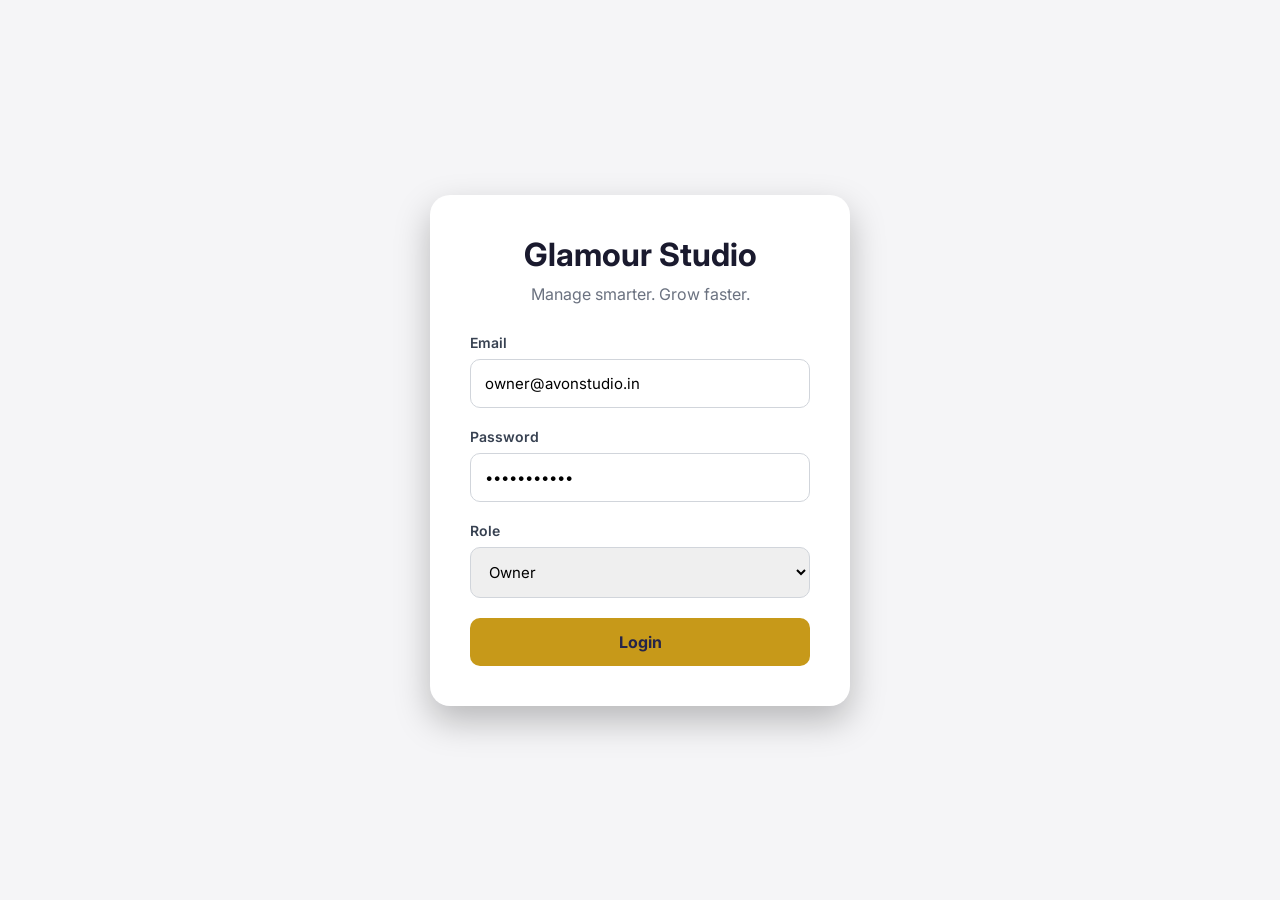
<file: index.html>
<!DOCTYPE html>
<html lang="en">
<head>
    <meta charset="UTF-8">
    <meta name="viewport" content="width=device-width, initial-scale=1.0">
    <title>Salon Management Login</title>

    <link rel="stylesheet" href="style.css">

    <link href="https://fonts.googleapis.com/css2?family=Inter:wght@400;500;600;700&display=swap" rel="stylesheet">
</head>
<body>
    <div class="login-container">
        <div class="login-card">
            <h1 class="brand-name">Glamour Studio</h1>
            
            <p class="tagline">Manage smarter. Grow faster.</p>
            
            <form id="loginForm">
                <div class="input-group">
                    <label>Email</label>
                    <input type="email" value="owner@avonstudio.in">
                </div>
                
                <div class="input-group"><label>Password</label>
                    <input type="password" value="password123">
                </div>
                <div class="input-group">
                    <label>Role</label>
                    <select>
                        <option selected>
                            Owner                
                        </option>

                        <option>
                            Receptionist
                        </option>
                        <option>
                            Staff
                        </option>
                    </select>
                </div>

                <button type="submit">            
                    Login
                </button>
            </form>
        </div>
    </div>
    <script src="login.js"></script>
</body>
</html>
</file>
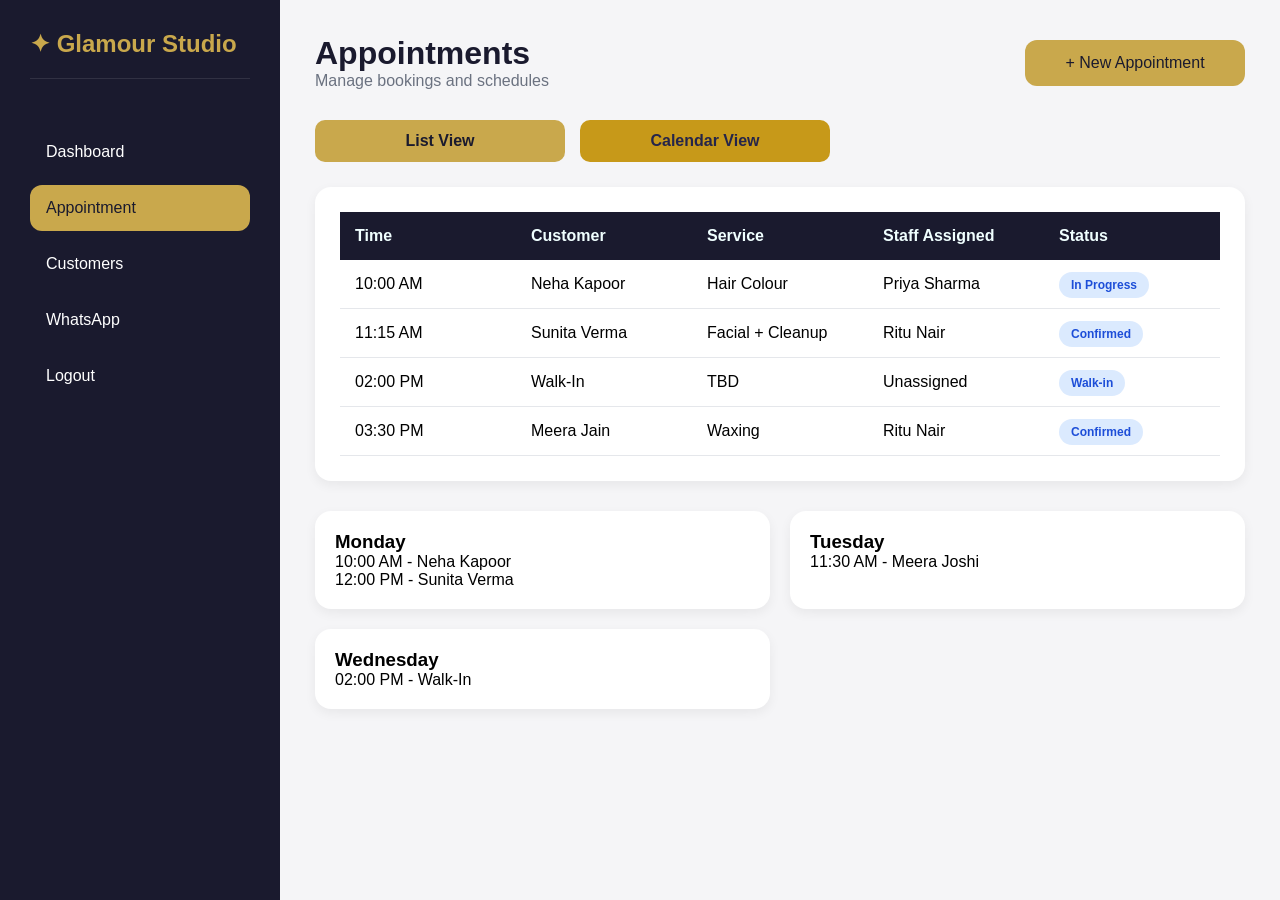
<file: appointments.html>
<!DOCTYPE html>
<html lang="en">
<head>
  <meta charset="UTF-8">
  <meta name="viewport" content="width=device-width, initial-scale=1.0">
  <title>Document</title>
  <link rel="stylesheet" href="style.css">
</head>

<body>
    <div class="dashboard">
        <aside class="sidebar">
            <div class="logo">
                ✦ Glamour Studio
            </div>
            <nav>
                <a href="dashboard.html">
                    Dashboard
                </a>
                <a href="appointments.html" class="active">  
                    Appointment
                </a>
                <a href="customer.html">
                    Customers
                </a>
                <a href="whatsapp.html">
                    WhatsApp
                </a>
                <a href="#">
                    Logout
                </a>
            </nav>
        </aside>
        <main class="main-content">
            <div class="page-header">
                <div>
                    <h1>Appointments</h1>
                    <p>Manage bookings and schedules</p>
                </div>
                <button class="new-appointment-btn" id="openModal">
                    + New Appointment
                </button>
            </div>
            <div class="view-toggle">
                <button class="active-view">List View</button>
                <button>Calendar View</button>
            </div>
            <div class="appointments-table-card">
                <table>
                    <thead>
                        <tr>
                            <th>Time</th>
                            <th>Customer</th>
                            <th>Service</th>
                            <th>Staff Assigned</th>
                            <th>Status</th>
                        </tr>
                    </thead>
                    <tbody>
                        <tr>
                            <td>10:00 AM</td>
                            <td>Neha Kapoor</td>
                            <td>Hair Colour</td>
                            <td>Priya Sharma</td>
                            <td>
                                <span class="status progress">
                                    In Progress
                                </span>
                            </td>
                        </tr>
                        <tr>
                            <td>11:15 AM</td>
                            <td>Sunita Verma</td>
                            <td>Facial + Cleanup</td>
                            <td>Ritu Nair</td>
                            <td>
                                <span class="status progress">
                                    Confirmed
                                </span>
                            </td>
                        </tr>
                        <tr>
                            <td>02:00 PM</td>
                            <td>Walk-In</td>
                            <td>TBD</td>
                            <td>Unassigned</td>
                            <td>
                                <span class="status progress">
                                    Walk-in
                                </span>
                            </td>
                        </tr>
                        <tr>
                            <td>03:30 PM</td>
                            <td>Meera Jain</td>
                            <td>Waxing</td>
                            <td>Ritu Nair</td>
                            <td>
                                <span class="status progress">
                                    Confirmed
                                </span>
                            </td>
                        </tr>

                    </tbody>
                </table>
            </div>
            <div class="calendar-view hidden">
                <div class="day-card">
                    <h3> Monday </h3>
                    <p>10:00 AM - Neha Kapoor </p>
                    <p>12:00 PM - Sunita Verma</p>
                </div>
                <div class="day-card">
                    <h3> Tuesday </h3>
                    <p>11:30 AM - Meera Joshi</p>
                </div>
                <div class="day-card">
                    <h3> Wednesday </h3>
                    <p>02:00 PM - Walk-In</p>
                </div>
            </div>

            <div class="modal-overlay" id="appointmentModal">
                <div class="modal">
                    <h2>New Appointment</h2>
                    <form id="appointmentForm">
                        <input type="text" placeholder="Customer Name" required>
                        <input type="tel" placeholder="Phone Number" required>
                        <select required>
                            <option>Select Service</option>
                            <option>Hair Colour</option>
                            <option>Haircut</option>
                            <option>Facial</option>
                            <option>Waxing</option>
                            <option>Bridal</option>
                            <option>Other</option>
                        </select>

                        <select required>
                            <option>Select Staff</option>
                            <option>Priya Sharma</option>
                            <option>Aman Singh</option>
                            <option>Ritu Nair</option>
                        </select>
                        <input type="date" required>
                        <input type="time" required>
                        <div class="modal-buttons">
                            <button type="button" class="cancel-btn">
                                Cancel
                            </button>
                            <button type="submit" class="book-btn">
                                Book Appointment
                            </button>
                        </div>
                    </form>
                </div>
            </div>

        </main>

    </div>
    <script>
    const modal = document.getElementById("appointmentModal");
    const openBtn = document.getElementById("openModal");
    const cancelBtn = document.querySelector(".cancel-btn");
    openBtn.addEventListener("click", () => {
        modal.classList.add("active");
    });
    cancelBtn.addEventListener("click", () => {
        modal.classList.remove("active");
    });
    </script>
</body>
</html>
</file>
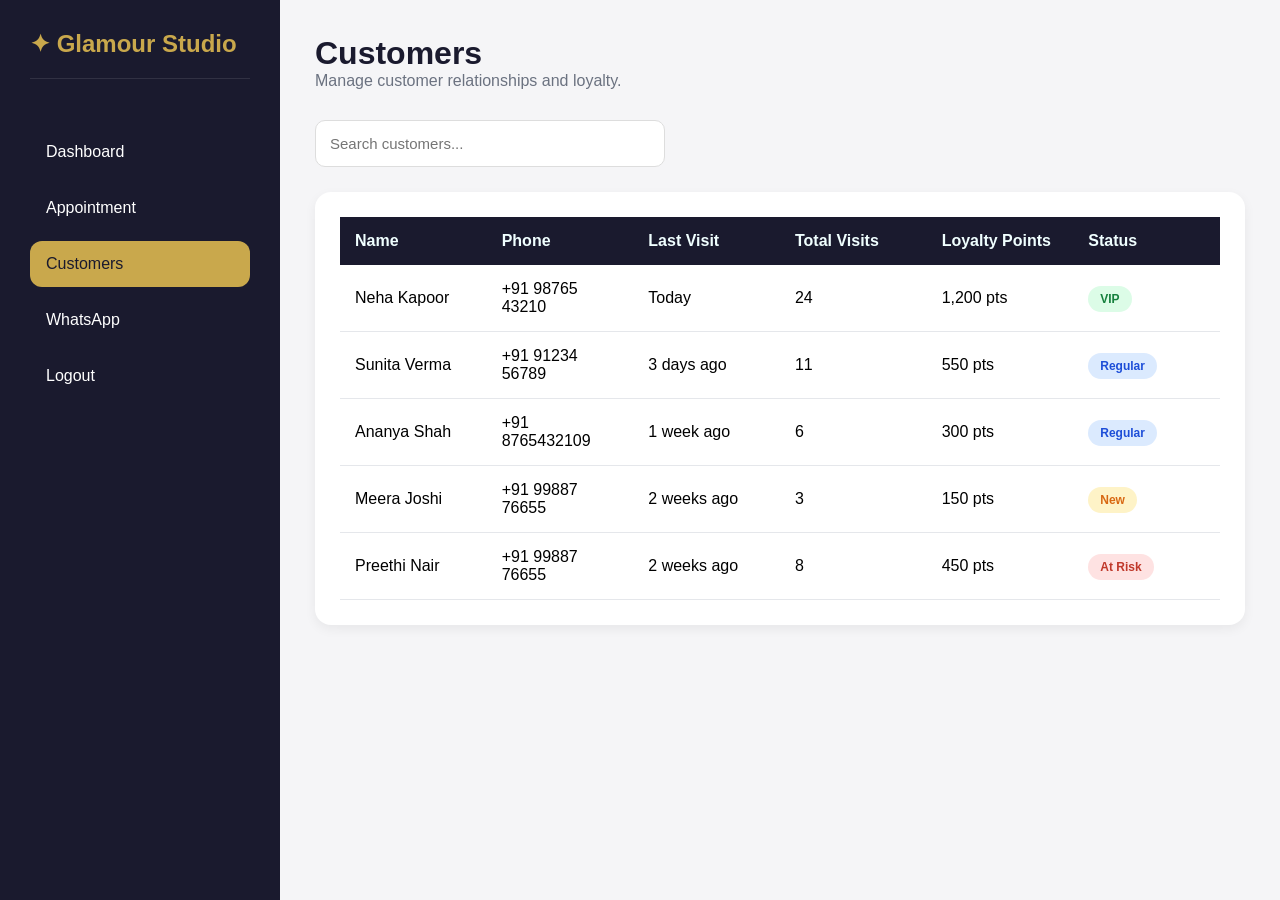
<file: customer.html>
<!DOCTYPE html>
<html lang="en">
<head>
    <meta charset="UTF-8">
    <meta name="viewport" content="width=device-width, initial-scale=1.0">
    <title>Document</title>
    <link rel="stylesheet" href="style.css">
</head>
<body>
    <div class="dashboard">

        <aside class="sidebar">
            <div class="logo">
                ✦ Glamour Studio
            </div>
            <nav>
                <a href="dashboard.html">
                    Dashboard
                </a>
                <a href="appointments.html">  
                    Appointment
                </a>
                <a href="customer.html"class="active">
                    Customers
                </a>
                <a href="whatsapp.html" >
                    WhatsApp
                </a>
                <a href="#">
                    Logout
                </a>
            </nav>
        </aside>

        <main class="main-content">
            <div class="page-header">
                <div>
                    <h1>Customers</h1>
                    <p>Manage customer relationships and loyalty.</p>
                </div>
            </div>

            <div class="search-container">
                <input type="text" id="searchInput" placeholder="Search customers...">
            </div>

            <div class="customer-table-card">
                <table id="customerTable">
                    <thead>
                        <tr>
                            <th>Name</th>
                            <th>Phone</th>
                            <th>Last Visit</th>
                            <th>Total Visits</th>
                            <th>Loyalty Points</th>
                            <th>Status</th>
                        </tr>
                    </thead>
                    <tbody>
                        <tr class="customer-row">
                            <td>Neha Kapoor</td>
                            <td>+91 98765 43210</td>
                            <td>Today</td>
                            <td>24</td>
                            <td>1,200 pts</td>
                            <td>
                                <span class="status vip">VIP</span>
                            </td>
                        </tr>
                        <tr class="customer-row">
                            <td>Sunita Verma</td>
                            <td>+91 91234 56789</td>
                            <td>3 days ago</td>
                            <td>11</td>
                            <td>550 pts</td>
                            <td>
                                <span class="status regular">Regular</span>
                            </td>
                        </tr>
                        <tr class="customer-row">
                            <td>Ananya Shah</td>
                            <td>+91 8765432109</td>
                            <td>1 week ago</td>
                            <td>6</td>
                            <td>300 pts</td>
                            <td>
                                <span class="status regular">Regular</span>
                            </td>
                        </tr>
                        <tr class="customer-row">
                            <td>Meera Joshi</td>
                            <td>+91 99887 76655</td>
                            <td>2 weeks ago</td>
                            <td>3</td>
                            <td>150 pts</td>
                            <td>
                                <span class="status new">New</span>
                            </td>
                        </tr>
                        <tr class="customer-row">
                            <td>Preethi Nair</td>
                            <td>+91 99887 76655</td>
                            <td>2 weeks ago</td>
                            <td>8</td>
                            <td>450 pts</td>
                            <td>
                                <span class="status risk">At Risk</span>
                            </td>
                        </tr>
                    </tbody>
                </table>
            </div>
        </main>

        <div class="profile-panel" id="profilePanel">
            <button class="close-panel" id="closePanel">  ✕  </button>
            <h2>Neha Kapoor</h2>
            <p><strong>Phone:</strong> +91 98765 43210</p>
            <p><strong>Email:</strong> neha@example.com</p>
            <p><strong>Birthday:</strong> 12 June</p>
            <hr>
            <h3>Visit History</h3>
            <ul>
                <li>Hair Colour — ₹2,200</li>
                <li>Facial — ₹1,500</li>
                <li>Haircut — ₹700</li>
            </ul>
            <hr>
            <p><strong>Favourite Service:</strong> Hair Colour </p>
            <p><strong>Loyalty Points:</strong> 1,200</p>
            <p><strong>Tier:</strong> VIP</p>
            <div class="profile-actions">
                <button class="whatsapp-btn">
                    Send WhatsApp
                </button>
                <button class="book-btn"> Book Appointment </button>
            </div>

        </div>
    </div>
<script>

const searchInput =
document.getElementById("searchInput");

searchInput.addEventListener("keyup", () => {

    const filter =
    searchInput.value.toLowerCase();

    const rows =
    document.querySelectorAll(
        "#customerTable tbody tr"
    );

    rows.forEach(row => {

        const name =
        row.cells[0].textContent.toLowerCase();

        if(name.includes(filter)){
            row.style.display = "";
        } else {
            row.style.display = "none";
        }

    });

});

</script>
<script>

const rows =
document.querySelectorAll(".customer-row");

const panel =
document.getElementById("profilePanel");

const closeBtn =
document.getElementById("closePanel");

rows.forEach(row => {

    row.addEventListener("click", () => {

        panel.classList.add("active");

    });

});

closeBtn.addEventListener("click", () => {

    panel.classList.remove("active");

});

</script>
</body>
</html>
</file>
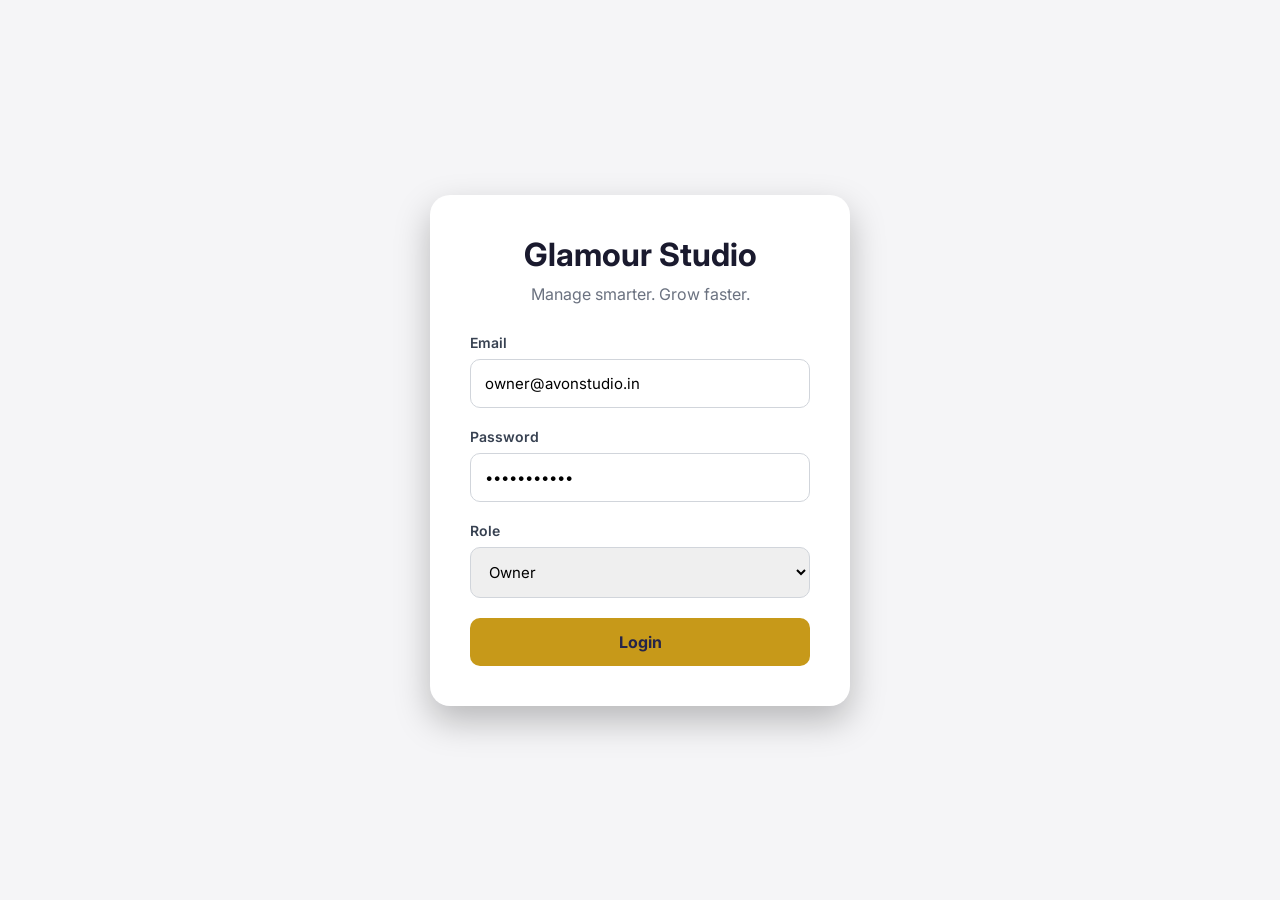
<file: login.html>
<!DOCTYPE html>
<html lang="en">
<head>
    <meta charset="UTF-8">
    <meta name="viewport" content="width=device-width, initial-scale=1.0">
    <title>Salon Management Login</title>

    <link rel="stylesheet" href="style.css">

    <link href="https://fonts.googleapis.com/css2?family=Inter:wght@400;500;600;700&display=swap" rel="stylesheet">
</head>
<body>
    <div class="login-container">
        <div class="login-card">
            <h1 class="brand-name">Glamour Studio</h1>
            
            <p class="tagline">Manage smarter. Grow faster.</p>
            
            <form id="loginForm">
                <div class="input-group">
                    <label>Email</label>
                    <input type="email" value="owner@avonstudio.in">
                </div>
                
                <div class="input-group"><label>Password</label>
                    <input type="password" value="password123">
                </div>
                <div class="input-group">
                    <label>Role</label>
                    <select>
                        <option selected>
                            Owner                
                        </option>

                        <option>
                            Receptionist
                        </option>
                        <option>
                            Staff
                        </option>
                    </select>
                </div>

                <button type="submit">            
                    Login
                </button>
            </form>
        </div>
    </div>
    <script src="login.js"></script>
</body>
</html>
</file>
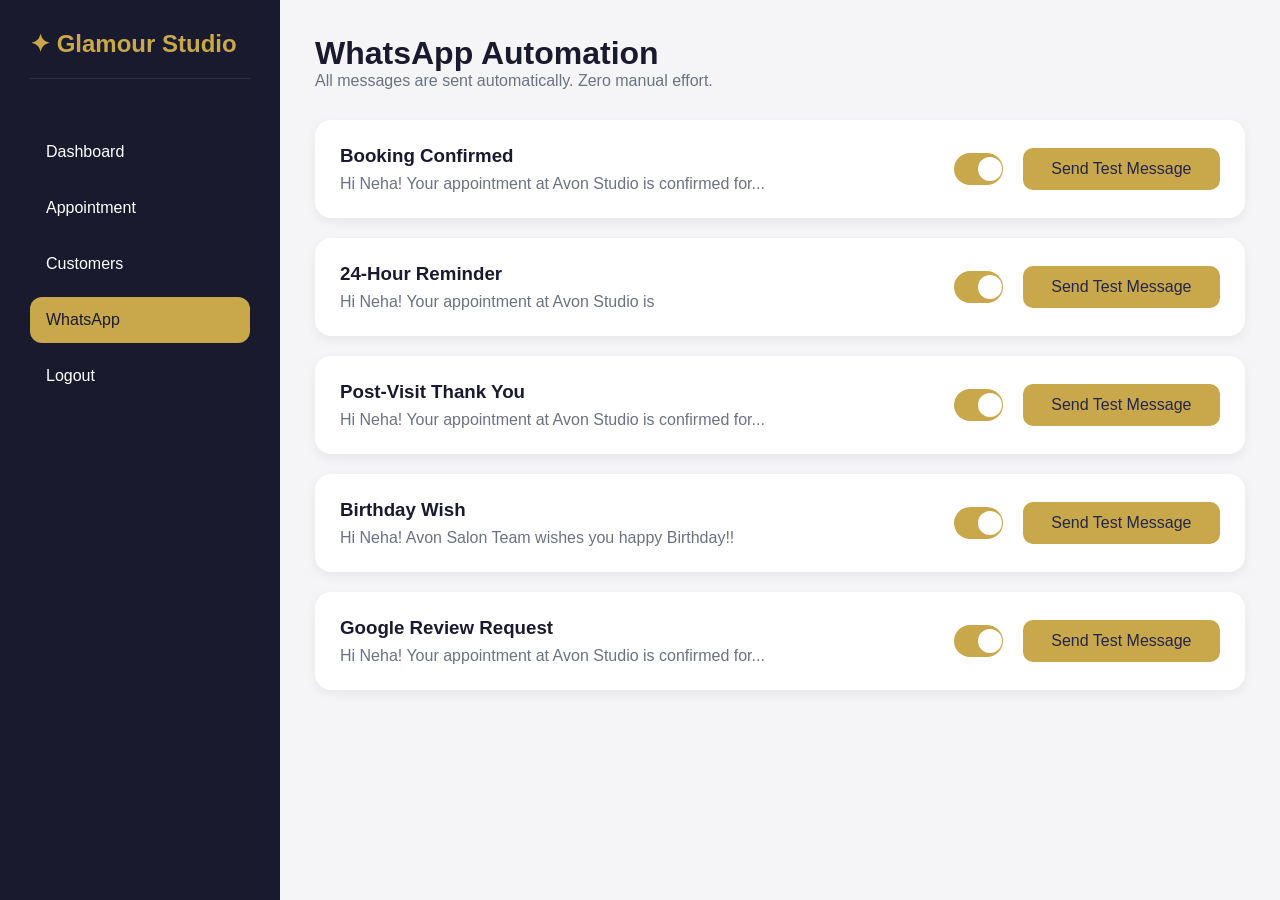
<file: whatsapp.html>
<!DOCTYPE html>
<html lang="en">
<head>
    <meta charset="UTF-8">
    <meta name="viewport" content="width=device-width, initial-scale=1.0">
    <title>Document</title>
    <link rel="stylesheet" href="style.css">
</head>
<body>
    <div class="dashboard">
        <aside class="sidebar">
            <div class="logo">
                ✦ Glamour Studio
            </div>
            <nav>
                <a href="dashboard.html">
                    Dashboard
                </a>
                <a href="appointments.html">  
                    Appointment
                </a>
                <a href="customer.html">
                    Customers
                </a>
                <a href="whatsapp.html" class="active">
                    WhatsApp
                </a>
                <a href="#">
                    Logout
                </a>
            </nav>
        </aside>
        <main class="main-content">
            <div class="page-header">
                <div>
                    <h1>WhatsApp Automation</h1>
                    <p>All messages are sent automatically. Zero manual effort.</p>
                </div>
            </div>

            <div class="automation-grid">
                <div class="automation-card">
                    <div class="automation-info">
                        <h3>Booking Confirmed</h3>
                        <p>Hi Neha! Your appointment at Avon Studio is confirmed for...</p>
                    </div>
                    <div class="automation-actions">
                        <label class="switch">
                            <input type="checkbox" checked>
                            <span class="slider"></span>
                        </label>
                        <button class="test-btn"> Send Test Message</button>
                    </div>
                </div>

                <div class="automation-card">
                    <div class="automation-info">
                        <h3>24-Hour Reminder</h3>
                        <p>Hi Neha! Your appointment at Avon Studio is </p>
                    </div>
                    <div class="automation-actions">
                        <label class="switch">
                            <input type="checkbox" checked>
                            <span class="slider"></span>
                        </label>
                        <button class="test-btn"> Send Test Message</button>
                    </div>
                </div>
                <div class="automation-card">
                    <div class="automation-info">
                        <h3>Post-Visit Thank You</h3>
                        <p>Hi Neha! Your appointment at Avon Studio is confirmed for...</p>
                    </div>
                    <div class="automation-actions">
                        <label class="switch">
                            <input type="checkbox" checked>
                            <span class="slider"></span>
                        </label>
                        <button class="test-btn"> Send Test Message</button>
                    </div>
                </div>

                <div class="automation-card">
                    <div class="automation-info">
                        <h3>Birthday Wish</h3>
                        <p>Hi Neha! Avon Salon Team wishes you happy Birthday!!</p>
                    </div>
                    <div class="automation-actions">
                        <label class="switch">
                            <input type="checkbox" checked>
                            <span class="slider"></span>
                        </label>
                        <button class="test-btn"> Send Test Message</button>
                    </div>
                </div>

                <div class="automation-card">
                    <div class="automation-info">
                        <h3>Google Review Request</h3>
                        <p>Hi Neha! Your appointment at Avon Studio is confirmed for...</p>
                    </div>
                    <div class="automation-actions">
                        <label class="switch">
                            <input type="checkbox" checked>
                            <span class="slider"></span>
                        </label>
                        <button class="test-btn"> Send Test Message</button>
                    </div>
                </div>
            </div>

            <div class="toast" id="toast">
                📱 Test message sent to +91 9950542306
            </div>
        </main>
    
    </div>
    <script>
    const toast = document.getElementById("toast");
    const testButtons = document.querySelectorAll(".test-btn");
    testButtons.forEach(button => {
        button.addEventListener("click", () => {
            toast.classList.add("show");
            setTimeout(() => {
                toast.classList.remove("show");
            }, 3000);
        });
    });
    </script>
    
</body>
</html>
</file>
<file: style.css>
*{
  margin:0;
  padding:0;
  box-sizing:border-box;
  font-family:'Inter',sans-serif;
}

body{
  min-height:100vh;
  background:#1A1A2E;
  display:flex;
  justify-content:center;
  align-items:center;
}

.login-card{
  width:420px;
  background:#ffffff;
  padding:40px;
  border-radius:20px;
  box-shadow:  
  0 15px 35px rgba(0,0,0,0.25);
}
.brand-name{
  text-align: center;
  color: #1A1A2E;
  font-size: 2rem;
  font-weight: 700;
} 
.tagline{
  text-align: center;
  margin-top: 10px;
  margin-bottom: 30px;
  color: #6b7280;
}

.input-group{
  margin-bottom:20px;
}

.input-group label{
  display:block;
  margin-bottom:8px;
  font-size:14px;
  font-weight:600;
  color:#374151;
}

.input-group input,
.input-group select{
  width:100%;
  padding:14px;
  border:1px solid #d1d5db;
  border-radius:10px;
  outline:none;
  font-size:15px;
}

.input-group input:focus,
.input-group select:focus{
  border-color:#C9A84C;
}
button{
  width:100%;
  padding:14px;
  background:#c79919;
  color:#25254a;
  border:none;
  border-radius:10px;
  font-size:16px;
  font-weight:700;
  cursor:pointer;
}

/*dashboard Section*/
*{
  margin:0;
  padding:0;    
  box-sizing:border-box;
  font-family:'Inter',sans-serif;
}

body{
  background:#F5F5F7;
}

.dashboard{
  display:flex;
  min-height:100vh;
}
.sidebar{
  width: 280px;
  background: #1A1A2E;
  min-height: 100vh ;
  padding: 30px;
  color: white;
}
.sidebar a.active{
  background:#C9A84C;
  color:#1A1A2E;
}
.sidebar a:hover{
  background:rgba(201,168,76,.2);
}
.logo{
  color: #C9A84C;
  font-size: 24px;
  font-weight: 700;
  margin-bottom: 50px;
  padding-bottom: 20px;
  border-bottom: 1px solid rgba(255,255,255,0.1);
}
.sidebar nav{
  display:flex;
  flex-direction:column;
  gap:10px;
}

.sidebar nav a{
  display:flex;
  text-decoration:none;
  align-items:center;
  color:white;
  padding:14px 16px;
  border-radius:12px;
  transition:.3s;
}
.sidebar nav a:hover{
  background: #C9A84C;
  color: #25254a;
}
.main-content{
  flex: 1;
  padding: 35px;
}
.topbar{
  display:flex;
  justify-content:space-between;
  align-items:center;
}
.welcome-banner{
  background:linear-gradient(
    135deg,
    #1A1A2E,
    #2c236a
  );
  color:white;
  padding:15px;
  border-radius:20px;
  margin:25px 0;
}
.topbar h1{
  color:#1A1A2E;    
  font-size:32px;
  font-weight:700;
}
.topbar p{
  color: #6B7280;
  margin-top: 8px;
}
.notification-btn{
  width:50px;
  height:50px;
  border:none;
  border-radius:50%;
  background:white;
  cursor:pointer;
  box-shadow: 0 4px 12px rgba(0,0,0,.08);
  font-size:18px;
}
.notification-wrapper{
  position:relative;
}

.notification-badge{
  position:absolute;
  top:-5px;
  right:-5px;
  width:20px;
  height:20px;
  border-radius:50%;
  background:#C0392B;
  color:white;
  display:flex;
  align-items:center;
  justify-content:center;
  font-size:11px;
}
.kpi-grid{
  display: grid;
  grid-template-columns: repeat(4,1fr);
  gap: 20px;
}
.kpi-card{
  background: white;
  padding: 24px;
  border-radius: 16px;
  box-shadow:0 4px 12px rgba(0,0,0,.06);
}
.kpi-card h4{
  color: #6B7280;
  margin-bottom: 10px;
}
.kpi-card h2{
  color: #1A1A2E;
  font-size: 32px;
  margin-bottom: 8px;
}
.kpi-card p{
  color: #6B7280;
  margin-bottom: 10px;
}
.kpi-card span{
  color: #1E7E34;
  font-weight: 600;
}
.quick-actions{
  display:flex;
  gap:15px;
  margin-top:20px;
  margin-bottom:20px;
}
.quick-actions button{
  background:#C9A84C;
  border:none;
  padding:10px 14px;
  border-radius:10px;
  font-weight:500;
  cursor:pointer;
}
.analytics-section{
  display: grid;
  grid-template-columns: 4fr 1.2fr;
  width: 100%;
  gap:24px;
  margin-top: 30px;
}
.chart-card{
  background:white;
  width: 100%;
  margin-top:30px;
  padding:25px;
  border-radius:16px;
  box-shadow:0 4px 12px rgba(0,0,0,.06);
  min-height: 500px;
}
canvas{
  width:100% !important;
  height:350px !important;
}
.stats-card{
  width: 100%;
  background:white;
  margin-top: 30px;
  padding:20px;
  border-radius:16px;
  display:flex;
  flex-direction:column;
  gap:20px;
}
.stat-item{
  padding:18px;
  border-radius:12px;
  background:#F9FAFB;
  border:1px solid #E5E7EB;
}
.stat-item h3{
  color:#1A1A2E;
  font-size:16px;
  margin-bottom:8px;
}
.stat-item p{
  font-size:20px;
  font-weight:700;
  color:#1A1A2E;
  margin-bottom:6px;
}
.stat-item span{
  color:#6B7280;
  font-size:14px;
}
.appointments-card{
  background:white;
  margin-top:30px;
  padding:25px;
  border-radius:16px;
  box-shadow:0 4px 12px rgba(0,0,0,.06);
}
.view-all-btn{
  background:#e6d094;
  border:none;
  width: auto;
  padding:5px 7px;
  border-radius:10px;
  cursor:pointer;
  font-weight:300;
}
.table-header{
  display:flex;
  justify-content:space-between;
  align-items:center;
  margin-bottom:20px;
}
table{
  width:100%;
  border-collapse:collapse;
}
thead{
  background:#1A1A2E;
  color:azure;
}
th{
  text-align:left;
  padding:15px;
}
td{
  padding: 15px;
  border-bottom: 1px solid #E5E7EB;
}
tbody tr:hover{
  background:#F9FAFB;
}
.status{
  padding:6px 12px;
  border-radius:20px;
  font-size:12px;
  font-weight:600;
}
.confirmed{
  background:#DCFCE7;
  color:#15803D;
}
.progress{
  background:#DBEAFE;
  color:#1D4ED8;
}
.pending{
  background:#FEF3C7;
  color:#B45309;
}

/*appointment Section*/

.page-header{
  display:flex;
  justify-content:space-between;
  align-items:center;
  gap: 20px;
  margin-bottom:30px;
}
.main-content{
  flex:1;
  padding:35px;
}
.page-header h1{
  color:#1A1A2E;
  font-size:32px;
}
.page-header p{
  color:#6B7280;
}
.new-appointment-btn{
  background:#C9A84C;
  color:#1A1A2E;
  border:none;
  width: 220px;
  flex-shrink: 0;
  padding:14px 22px;
  border-radius:12px;
  font-weight:500;
  cursor:pointer;
}
.view-toggle{
  display:flex;
  gap:15px;
  margin-bottom:25px;
}
.view-toggle button{
  flex: 1;
  max-width: 250px;
  padding:12px 20px;
  border-radius:10px;
  cursor:pointer;
}
.active-view{
  background:#C9A84C;
  color:#1A1A2E;
  font-weight:600;
}
.appointments-table-card{
  background:white;
  padding:25px;
  margin-bottom: 30px;
  width:100%;
  box-sizing: border-box;
  border-radius:16px;
  box-shadow:0 4px 12px rgba(0,0,0,.06);
}
.hidden{
  display:none;
}
.calendar-view{
  display:grid;
  grid-template-columns:repeat(2,1fr);
  margin-top: 30px;
  gap:20px;
}
.day-card{
  background:white;
  padding:20px;
  border-radius:16px;
  box-shadow:0 4px 12px rgba(0,0,0,.06);
}
table{
  width: 100%;
  table-layout: fixed;
}
.modal-overlay{
  display:none;
  position:fixed;
  inset:0;
  background:rgba(0,0,0,.5);
  justify-content:center;
  align-items:center;
  z-index:1000;
}
.modal-overlay.active{
  display:flex;
}
.modal{
  background:white;
  width:500px;
  padding:30px;
  border-radius:16px;
  box-shadow:0 10px 30px rgba(0,0,0,.15);
}
.modal form{
  display:flex;
  flex-direction:column;
  gap:15px;
  margin-top:20px;
}
.modal input,
.modal select{
  padding:12px;
  border:1px solid #ddd;
  border-radius:10px;
}
.modal-buttons{
  display:flex;
  justify-content:flex-end;
  gap:10px;
  margin-top:10px;
}
.cancel-btn{
  background:#E5E7EB;
  border:none;
  padding:12px 18px;
  border-radius:10px;
  cursor:pointer;
}
.book-btn{
  background:#C9A84C;
  color:#1A1A2E;
  border:none;
  padding:12px 18px;
  border-radius:10px;
  font-weight:600;
  cursor:pointer;
}

/*whatsapp Section*/

*{
  margin:0;
  padding:0;
  box-sizing:border-box;
}
body{
  margin: 0;
  padding: 0;
}
.dashboard{
  display:flex;
  min-height:100vh;
  width: 100%;
}
.sidebar{
  width:280px;
  background:#1A1A2E;
  min-height:100vh;
  padding:30px;
  color:white;
}
.main-content{
  flex:1;
  padding:35px;
}
.automation-grid{
  display:flex;
  flex-direction:column;
  gap:20px;
}
.automation-card{
  background:white;
  border-radius:16px;
  padding:25px;
  display:flex;
  justify-content:space-between;
  align-items:center;
  box-shadow:0 4px 12px rgba(0,0,0,.06);
}
.automation-info h3{
  color:#1A1A2E;
  margin-bottom:8px;
}

.automation-info p{
  color:#6B7280;
}
.automation-actions{
  display:flex;
  align-items:center;
  gap:20px;
}
.switch{
  position:relative;
  display:inline-block;
  width:70px;
  height:32px;
}
.switch input{
  opacity:0;
  width:0;
  height:0;
}
.slider{
  position:absolute;
  cursor:pointer;
  top:0;
  left:0;
  right:0;
  bottom:0;
  background:#ccc;
  border-radius:30px;
  transition:.3s;
}
.slider:before{
  position:absolute;
  content:"";
  left: 2px;
  height:24px;
  width:24px;
  bottom:4px;
  background:white;
  border-radius:50%;
  transition:.3s;
}
input:checked + .slider{
  background:#C9A84C;
}
input:checked + .slider:before{
  transform:translateX(22px);
}
.test-btn{
  background:#C9A84C;
  border:none;
  padding:12px 18px;
  border-radius:10px;
  cursor:pointer;
  font-weight:400;
}
.toast{
  position:fixed;
  top:30px;
  right:30px;
  background:#1E7E34;
  color:white;
  padding:15px 20px;
  border-radius:10px;
  font-weight:600;
  box-shadow:0 4px 12px rgba(0,0,0,.15);
  opacity:0;
  transform:translateY(-20px);
  transition:all .3s ease;
  pointer-events:none;
  z-index:2000;
}
.toast.show{
  opacity:1;
  transform:translateY(0);
}


/*Customer section*/

.search-container{
  margin-bottom:25px;
}

.search-container input{
  width:350px;
  padding:14px;
  border:1px solid #ddd;
  border-radius:10px;
  font-size:15px;
}
.customer-table-card{
  background:white;
  padding:25px;
  border-radius:16px;
  box-shadow:0 4px 12px rgba(0,0,0,.06);
}
.vip{
  background:#DCFCE7;
  color:#15803D;
}
.regular{
  background:#DBEAFE;
  color:#1D4ED8;
}
.new{
  background:#FEF3C7;
  color:#d86812;
}
.risk{
  background:#FEE2E2;
  color:#C0392B;
}
.profile-panel{
  position:fixed;
  top:0;
  right:-450px;
  width:400px;
  height:100vh;
  background:white;
  padding:30px;
  box-shadow:-5px 0 15px rgba(0,0,0,.1);
  transition:.3s;
  z-index:1500;
  overflow-y:auto;
}
.profile-panel.active{
  right:0;
}
.close-panel{
  border:none;
  background:none;
  font-size:22px;
  cursor:pointer;
  float:right;
}
.profile-actions{
  margin-top:25px;
  display:flex;
  gap:10px;
}
.whatsapp-btn,
.book-btn{
  padding:12px 16px;
  border:none;
  border-radius:10px;
  cursor:pointer;
}
.whatsapp-btn{
  background:#25D366;
  color:white;
}
.book-btn{
  background:#C9A84C;
  color:#1A1A2E;
}
</file>
